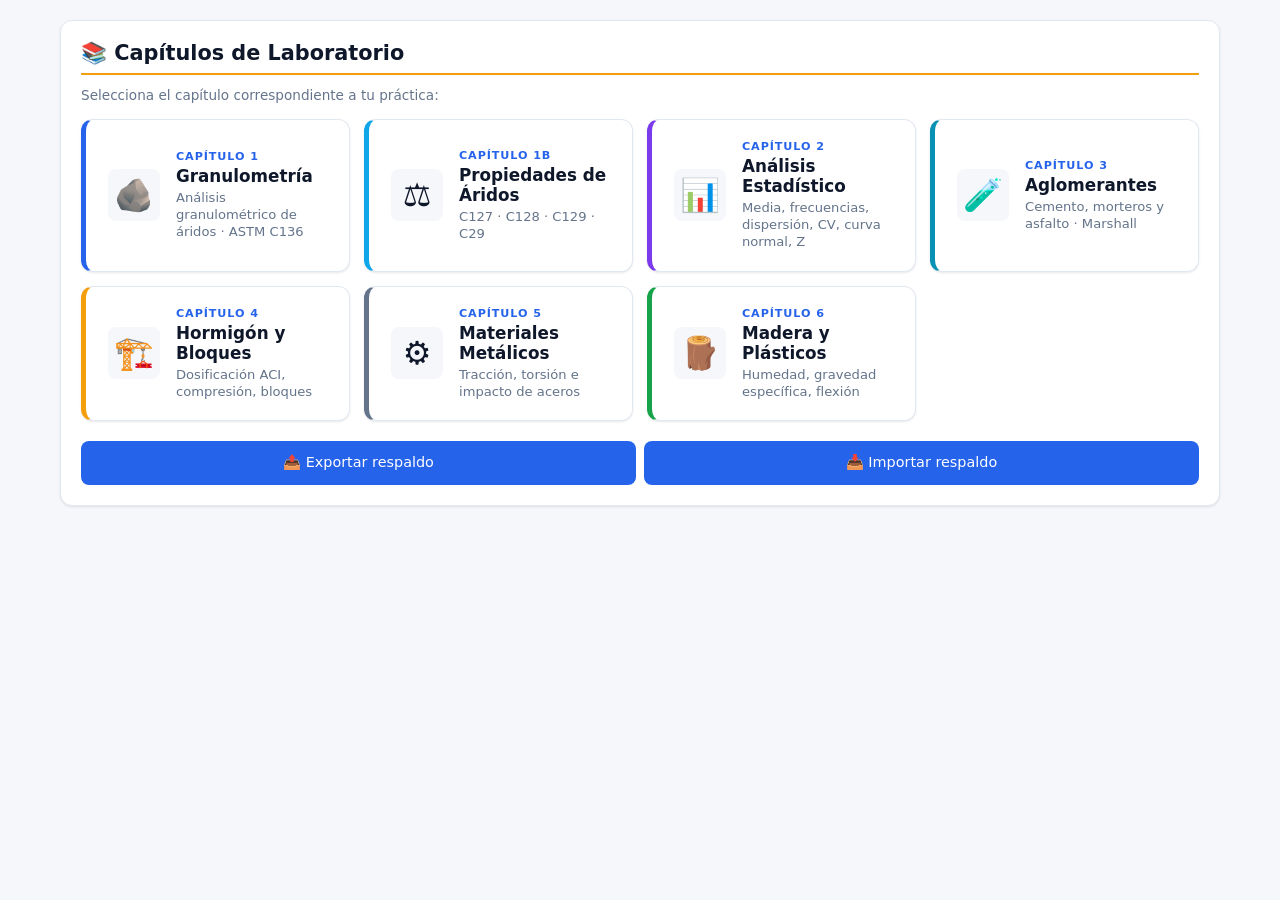
<file: android/app/src/main/assets/index.html>
<!DOCTYPE html>
<html lang="es">
<head>
<meta charset="UTF-8">
<meta name="viewport" content="width=device-width, initial-scale=1.0, user-scalable=no, viewport-fit=cover">
<meta name="theme-color" content="#1e3a5f">
<title>LabMat Suite v2.0</title>
<link rel="stylesheet" href="shared/style.css">
</head>
<body>
<main class="main-content">
  <section class="chapters-root">
    <div class="card">
      <h2>📚 Capítulos de Laboratorio</h2>
      <p class="fs-small mb-10">Selecciona el capítulo correspondiente a tu práctica:</p>
      <div class="chapters-grid">
        <a class="chapter-card" data-chapter="cap1" href="chapters/chapter1.html">
          <span class="ch-icon">🪨</span>
          <div class="ch-text">
            <span class="ch-number">Capítulo 1</span>
            <span class="ch-title">Granulometría</span>
            <span class="ch-desc">Análisis granulométrico de áridos · ASTM C136</span>
          </div>
        </a>
        <a class="chapter-card" data-chapter="cap1b" href="chapters/chapter1b.html">
          <span class="ch-icon">⚖️</span>
          <div class="ch-text">
            <span class="ch-number">Capítulo 1B</span>
            <span class="ch-title">Propiedades de Áridos</span>
            <span class="ch-desc">C127 · C128 · C129 · C29</span>
          </div>
        </a>
        <a class="chapter-card" data-chapter="cap2" href="chapters/chapter2.html">
          <span class="ch-icon">📊</span>
          <div class="ch-text">
            <span class="ch-number">Capítulo 2</span>
            <span class="ch-title">Análisis Estadístico</span>
            <span class="ch-desc">Media, frecuencias, dispersión, CV, curva normal, Z</span>
          </div>
        </a>
        <a class="chapter-card" data-chapter="cap3" href="chapters/chapter3.html">
          <span class="ch-icon">🧪</span>
          <div class="ch-text">
            <span class="ch-number">Capítulo 3</span>
            <span class="ch-title">Aglomerantes</span>
            <span class="ch-desc">Cemento, morteros y asfalto · Marshall</span>
          </div>
        </a>
        <a class="chapter-card" data-chapter="cap4" href="chapters/chapter4.html">
          <span class="ch-icon">🏗️</span>
          <div class="ch-text">
            <span class="ch-number">Capítulo 4</span>
            <span class="ch-title">Hormigón y Bloques</span>
            <span class="ch-desc">Dosificación ACI, compresión, bloques</span>
          </div>
        </a>
        <a class="chapter-card" data-chapter="cap5" href="chapters/chapter5.html">
          <span class="ch-icon">⚙️</span>
          <div class="ch-text">
            <span class="ch-number">Capítulo 5</span>
            <span class="ch-title">Materiales Metálicos</span>
            <span class="ch-desc">Tracción, torsión e impacto de aceros</span>
          </div>
        </a>
        <a class="chapter-card" data-chapter="cap6" href="chapters/chapter6.html">
          <span class="ch-icon">🪵</span>
          <div class="ch-text">
            <span class="ch-number">Capítulo 6</span>
            <span class="ch-title">Madera y Plásticos</span>
            <span class="ch-desc">Humedad, gravedad específica, flexión</span>
          </div>
        </a>
      </div>
      <div class="global-actions">
        <button onclick="exportData()">📤 Exportar respaldo</button>
        <button onclick="importData()">📥 Importar respaldo</button>
      </div>
    </div>
  </section>
</main>
<div class="save-indicator" id="saveIndicator">Guardado ✓</div>
<script src="shared/engine.js"></script>
<script>
  if (window.Android && Android.onChapterChanged) {
    Android.onChapterChanged('home', 'LabMat Suite');
  }
  window.onAndroidBack = function() {
    if (window.Android && Android.exitApp) { Android.exitApp(); return true; }
    return false;
  };
</script>
</body>
</html>
</file>
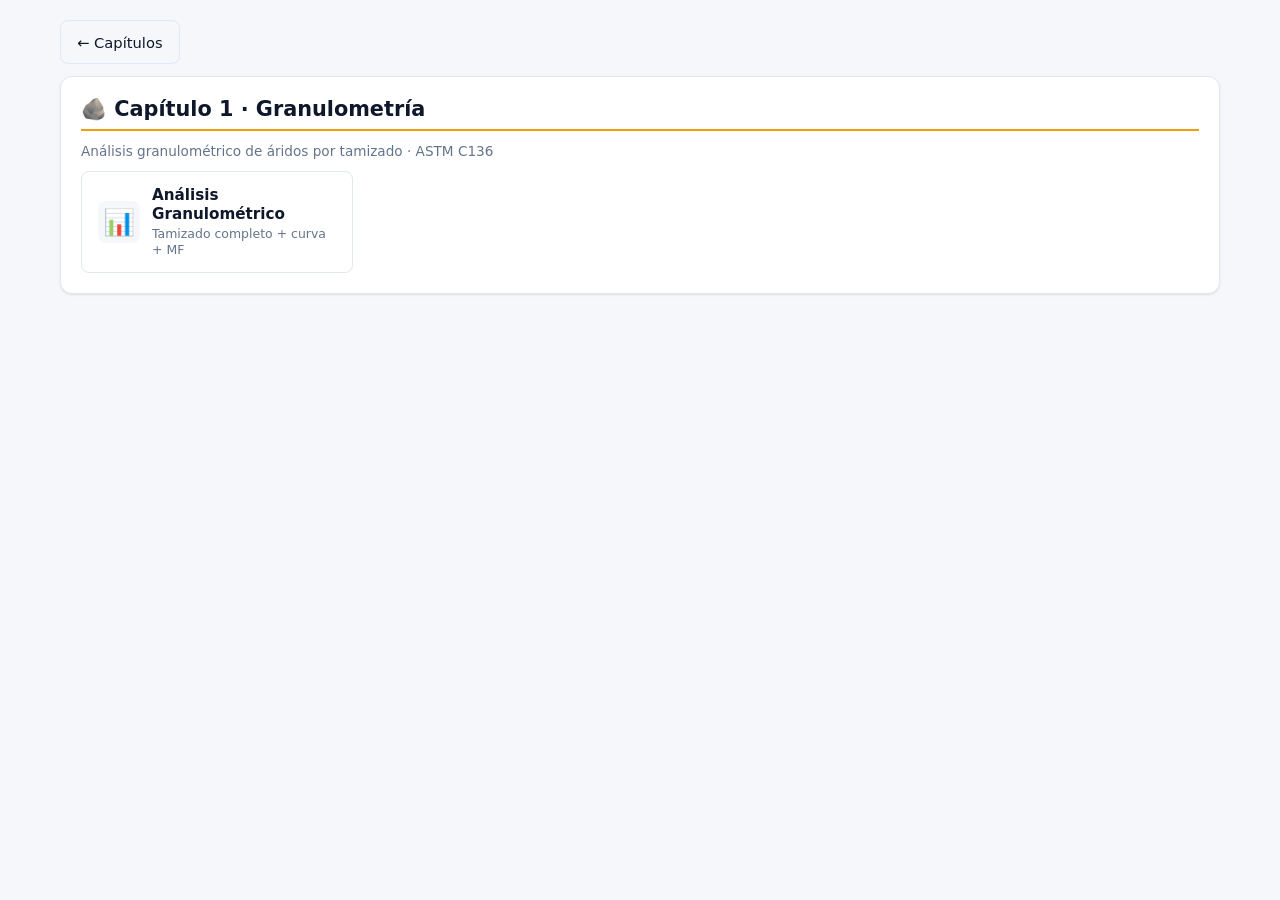
<file: android/app/src/main/assets/chapters/chapter1.html>
<!DOCTYPE html>
<html lang="es">
<head>
<meta charset="UTF-8">
<meta name="viewport" content="width=device-width, initial-scale=1.0, user-scalable=no, viewport-fit=cover">
<title>Capítulo 1 — Granulometría</title>
<link rel="stylesheet" href="../shared/style.css">
</head>
<body>
<main class="main-content">
  <a class="back-btn" href="../index.html">← Capítulos</a>
  <div class="card">
    <h2>🪨 Capítulo 1 · Granulometría</h2>
    <p class="fs-small mb-10">Análisis granulométrico de áridos por tamizado · ASTM C136</p>
    <div class="menu-grid">
      <button class="menu-card" onclick="showTool('m2_gran')">
        <span class="mc-icon">📊</span>
        <div class="mc-text"><span class="mc-title">Análisis Granulométrico</span><span class="mc-desc">Tamizado completo + curva + MF</span></div>
      </button>
    </div>
  </div>

  <div class="tool-view" data-tool="m2_gran" data-fn="calcGranulometria">
    <button class="back-btn" onclick="showChapterMenu()">← Herramientas</button>
    <div class="card">
      <div class="tabs" id="m2_tabs">
        <button class="tab-btn active" data-tab="m2_prueba1">Prueba 1</button>
        <button class="tab-btn" data-tab="m2_prueba2">Prueba 2</button>
        <button class="tab-btn" data-tab="m2_prueba3">Prueba 3</button>
      </div>
      <div class="tab-content active" id="m2_prueba1">
        <h3>Análisis Granulométrico (ASTM C136)</h3>
        <div class="note">Ingresa pesos retenidos, o usa P.Vacío y P.+Muestra para autocalcular.</div>
        <div class="viz-container" id="viz_m2_gran_1"></div>
        <div class="table-responsive">
          <table id="m2_gran_table_1">
            <thead><tr><th>Tamiz</th><th>Apertura (mm)</th><th>P. Vacío</th><th>P. + Muestra</th><th>Peso Ret. (g)</th><th>% Ret.</th><th>% Acum.</th><th>% Pasa</th></tr></thead>
            <tbody>
              <tr><td>3"</td><td>75.0</td><td><input type="number" class="m2_peso_vacio"></td><td><input type="number" class="m2_peso_muestra"></td><td><input type="number" class="m2_peso_retenido"></td><td class="m2_pct_retenido">0</td><td class="m2_pct_acum">0</td><td class="m2_pct_pasa">100</td></tr>
              <tr><td>2"</td><td>50.0</td><td><input type="number" class="m2_peso_vacio"></td><td><input type="number" class="m2_peso_muestra"></td><td><input type="number" class="m2_peso_retenido"></td><td class="m2_pct_retenido">0</td><td class="m2_pct_acum">0</td><td class="m2_pct_pasa">100</td></tr>
              <tr><td>1 1/2"</td><td>37.5</td><td><input type="number" class="m2_peso_vacio"></td><td><input type="number" class="m2_peso_muestra"></td><td><input type="number" class="m2_peso_retenido"></td><td class="m2_pct_retenido">0</td><td class="m2_pct_acum">0</td><td class="m2_pct_pasa">100</td></tr>
              <tr><td>1"</td><td>25.0</td><td><input type="number" class="m2_peso_vacio"></td><td><input type="number" class="m2_peso_muestra"></td><td><input type="number" class="m2_peso_retenido"></td><td class="m2_pct_retenido">0</td><td class="m2_pct_acum">0</td><td class="m2_pct_pasa">100</td></tr>
              <tr><td>3/4"</td><td>19.0</td><td><input type="number" class="m2_peso_vacio"></td><td><input type="number" class="m2_peso_muestra"></td><td><input type="number" class="m2_peso_retenido"></td><td class="m2_pct_retenido">0</td><td class="m2_pct_acum">0</td><td class="m2_pct_pasa">100</td></tr>
              <tr><td>1/2"</td><td>12.5</td><td><input type="number" class="m2_peso_vacio"></td><td><input type="number" class="m2_peso_muestra"></td><td><input type="number" class="m2_peso_retenido"></td><td class="m2_pct_retenido">0</td><td class="m2_pct_acum">0</td><td class="m2_pct_pasa">100</td></tr>
              <tr><td>3/8"</td><td>9.5</td><td><input type="number" class="m2_peso_vacio"></td><td><input type="number" class="m2_peso_muestra"></td><td><input type="number" class="m2_peso_retenido"></td><td class="m2_pct_retenido">0</td><td class="m2_pct_acum">0</td><td class="m2_pct_pasa">100</td></tr>
              <tr><td>No. 4</td><td>4.75</td><td><input type="number" class="m2_peso_vacio"></td><td><input type="number" class="m2_peso_muestra"></td><td><input type="number" class="m2_peso_retenido"></td><td class="m2_pct_retenido">0</td><td class="m2_pct_acum">0</td><td class="m2_pct_pasa">100</td></tr>
              <tr><td>No. 8</td><td>2.36</td><td><input type="number" class="m2_peso_vacio"></td><td><input type="number" class="m2_peso_muestra"></td><td><input type="number" class="m2_peso_retenido"></td><td class="m2_pct_retenido">0</td><td class="m2_pct_acum">0</td><td class="m2_pct_pasa">100</td></tr>
              <tr><td>No. 16</td><td>1.18</td><td><input type="number" class="m2_peso_vacio"></td><td><input type="number" class="m2_peso_muestra"></td><td><input type="number" class="m2_peso_retenido"></td><td class="m2_pct_retenido">0</td><td class="m2_pct_acum">0</td><td class="m2_pct_pasa">100</td></tr>
              <tr><td>No. 30</td><td>0.60</td><td><input type="number" class="m2_peso_vacio"></td><td><input type="number" class="m2_peso_muestra"></td><td><input type="number" class="m2_peso_retenido"></td><td class="m2_pct_retenido">0</td><td class="m2_pct_acum">0</td><td class="m2_pct_pasa">100</td></tr>
              <tr><td>No. 50</td><td>0.30</td><td><input type="number" class="m2_peso_vacio"></td><td><input type="number" class="m2_peso_muestra"></td><td><input type="number" class="m2_peso_retenido"></td><td class="m2_pct_retenido">0</td><td class="m2_pct_acum">0</td><td class="m2_pct_pasa">100</td></tr>
              <tr><td>No. 100</td><td>0.15</td><td><input type="number" class="m2_peso_vacio"></td><td><input type="number" class="m2_peso_muestra"></td><td><input type="number" class="m2_peso_retenido"></td><td class="m2_pct_retenido">0</td><td class="m2_pct_acum">0</td><td class="m2_pct_pasa">100</td></tr>
              <tr><td>No. 200</td><td>0.075</td><td><input type="number" class="m2_peso_vacio"></td><td><input type="number" class="m2_peso_muestra"></td><td><input type="number" class="m2_peso_retenido"></td><td class="m2_pct_retenido">0</td><td class="m2_pct_acum">0</td><td class="m2_pct_pasa">100</td></tr>
              <tr><td>Fondo</td><td>—</td><td><input type="number" class="m2_peso_vacio"></td><td><input type="number" class="m2_peso_muestra"></td><td><input type="number" class="m2_peso_retenido"></td><td class="m2_pct_retenido">0</td><td class="m2_pct_acum">0</td><td class="m2_pct_pasa">100</td></tr>
            </tbody>
          </table>
        </div>
        <div class="result-box" id="m2_mf_result_1">Módulo de Finura = 0.00</div>
        <div class="gran-results">
          <div class="gran-results-item"><span>Peso Total</span><strong id="m2_peso_total_1">0.0 g</strong></div>
          <div class="gran-results-item"><span>TM</span><strong id="m2_tm_1">No determinado</strong></div>
          <div class="gran-results-item"><span>TMN</span><strong id="m2_tmn_1">No determinado</strong></div>
        </div>
        <button class="success clear-btn" data-prueba="1" onclick="clearGranulometria(1)">Limpiar Prueba 1</button>
      </div>
      <div class="tab-content" id="m2_prueba2"></div>
      <div class="tab-content" id="m2_prueba3"></div>
    </div>
  </div>
</main>
<div class="save-indicator" id="saveIndicator">Guardado ✓</div>
<script src="../shared/engine.js"></script>
<script>
  initTabs('m2_tabs');
  duplicateTabContent('m2_prueba1', 'm2_prueba2', '2');
  duplicateTabContent('m2_prueba1', 'm2_prueba3', '3');
  ['prueba1','prueba2','prueba3'].forEach((p) => loadGranulometria(p));

  document.addEventListener('input', e => {
    const t = e.target;
    if (t.matches('.m2_peso_vacio, .m2_peso_muestra')) {
      const row = t.closest('tr'), table = t.closest('table');
      if (!row || !table) return;
      const v = row.querySelector('.m2_peso_vacio').value.trim();
      const m = row.querySelector('.m2_peso_muestra').value.trim();
      if (m !== '') {
        const ret = Math.max(0, (parseFloat(m) || 0) - (v === '' ? 0 : parseFloat(v) || 0));
        row.querySelector('.m2_peso_retenido').value = Math.round(ret * 100) / 100;
      }
      const idx = table.id.slice(-1);
      calcGranulometria('prueba' + idx);
    } else if (t.matches('.m2_peso_retenido')) {
      const table = t.closest('table');
      if (table) calcGranulometria('prueba' + table.id.slice(-1));
    }
  });
  function clearGranulometria(n) {
    document.querySelectorAll(`#m2_gran_table_${n} input`).forEach(i => i.value = '');
    calcGranulometria('prueba' + n);
  }
</script>
</body>
</html>
</file>
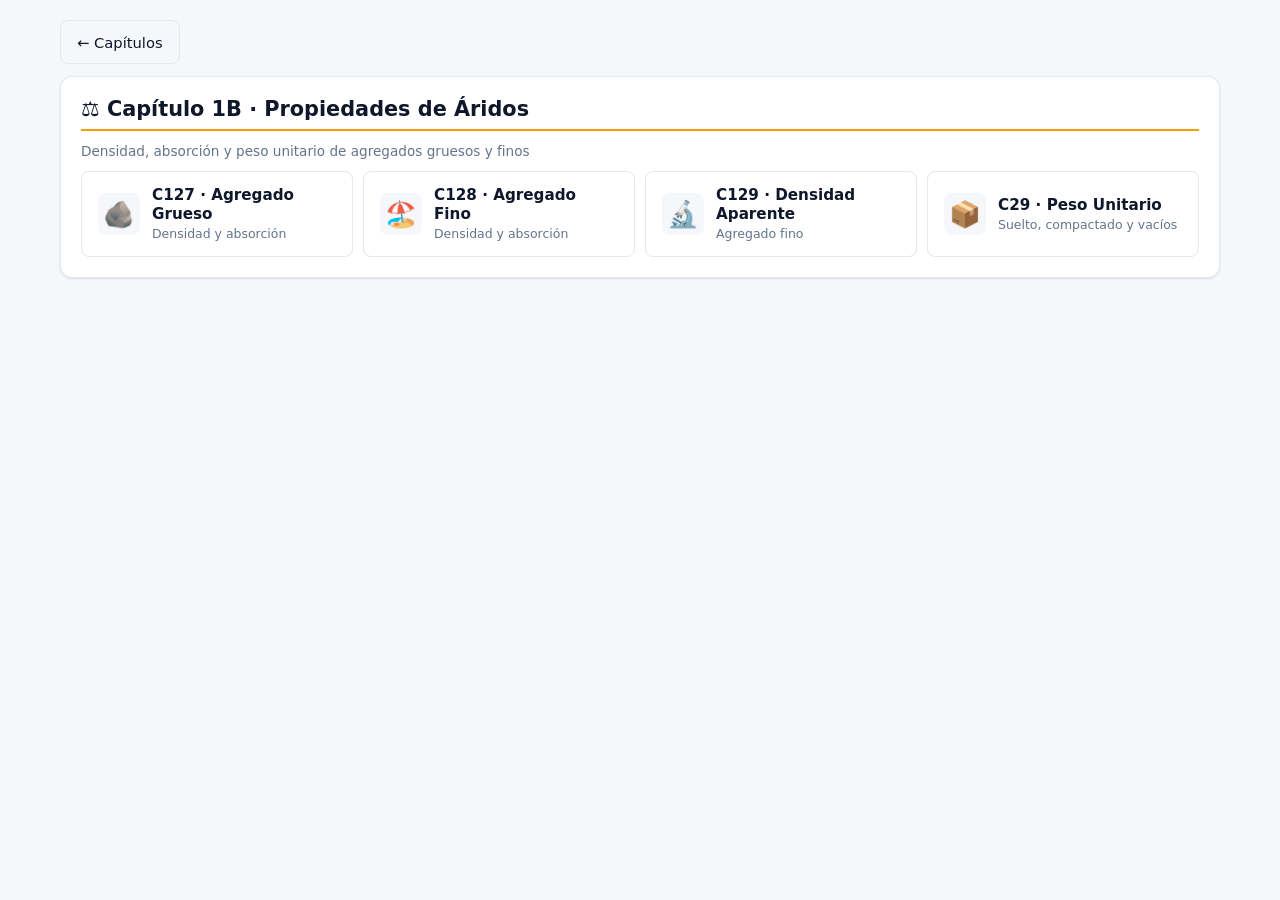
<file: android/app/src/main/assets/chapters/chapter1b.html>
<!DOCTYPE html>
<html lang="es">
<head>
<meta charset="UTF-8">
<meta name="viewport" content="width=device-width, initial-scale=1.0, user-scalable=no, viewport-fit=cover">
<title>Capítulo 1B — Propiedades de Áridos</title>
<link rel="stylesheet" href="../shared/style.css">
</head>
<body>
<main class="main-content">
  <a class="back-btn" href="../index.html">← Capítulos</a>
  <div class="card">
    <h2>⚖️ Capítulo 1B · Propiedades de Áridos</h2>
    <p class="fs-small mb-10">Densidad, absorción y peso unitario de agregados gruesos y finos</p>
    <div class="menu-grid">
      <button class="menu-card" onclick="showTool('aridos_c127')">
        <span class="mc-icon">🪨</span>
        <div class="mc-text"><span class="mc-title">C127 · Agregado Grueso</span><span class="mc-desc">Densidad y absorción</span></div>
      </button>
      <button class="menu-card" onclick="showTool('aridos_c128')">
        <span class="mc-icon">🏖️</span>
        <div class="mc-text"><span class="mc-title">C128 · Agregado Fino</span><span class="mc-desc">Densidad y absorción</span></div>
      </button>
      <button class="menu-card" onclick="showTool('aridos_c129')">
        <span class="mc-icon">🔬</span>
        <div class="mc-text"><span class="mc-title">C129 · Densidad Aparente</span><span class="mc-desc">Agregado fino</span></div>
      </button>
      <button class="menu-card" onclick="showTool('aridos_c29')">
        <span class="mc-icon">📦</span>
        <div class="mc-text"><span class="mc-title">C29 · Peso Unitario</span><span class="mc-desc">Suelto, compactado y vacíos</span></div>
      </button>
    </div>
  </div>

  <!-- ================= C127 ================= -->
  <div class="tool-view" data-tool="aridos_c127" data-fn="calcAridosC127">
    <button class="back-btn" onclick="showChapterMenu()">← Herramientas</button>
    <div class="card">
      <h3>ASTM C127 · Densidad y Absorción de Agregado Grueso</h3>
      <div class="note">Muestra de agregado retenido en tamiz No. 4. Método de pesada sumergida.</div>
      <div class="form-group">
        <label for="c127_A_1">A · Peso seco (g):</label>
        <input type="number" id="c127_A_1" step="any" min="0" placeholder="Ej: 2500">
        <label for="c127_B_1">B · Peso SSS (g):</label>
        <input type="number" id="c127_B_1" step="any" min="0" placeholder="Ej: 2550">
        <label for="c127_C_1">C · Peso sumergido (g):</label>
        <input type="number" id="c127_C_1" step="any" min="0" placeholder="Ej: 1580">
      </div>
      <div class="result-box" id="c127_result_1">Completa los datos</div>
      <div class="gran-results">
        <div class="gran-results-item"><span>Densidad base seca (g/cm³)</span><strong id="c127_bulk_dry_1">—</strong></div>
        <div class="gran-results-item"><span>Densidad SSS (g/cm³)</span><strong id="c127_bulk_sss_1">—</strong></div>
        <div class="gran-results-item"><span>Densidad aparente (g/cm³)</span><strong id="c127_apparent_1">—</strong></div>
        <div class="gran-results-item"><span>Absorción (%)</span><strong id="c127_abs_1">—</strong></div>
      </div>
      <button class="success clear-btn" onclick="clearAridos('c127',1)">Limpiar Prueba 1</button>
    </div>
  </div>

  <!-- ================= C128 ================= -->
  <div class="tool-view" data-tool="aridos_c128" data-fn="calcAridosC128">
    <button class="back-btn" onclick="showChapterMenu()">← Herramientas</button>
    <div class="card">
      <h3>ASTM C128 · Densidad y Absorción de Agregado Fino</h3>
      <div class="note">Muestra que pasa tamiz No. 4. Método del picnómetro.</div>
      <div class="form-group">
        <label for="c128_A_1">A · Peso seco (g):</label>
        <input type="number" id="c128_A_1" step="any" min="0" placeholder="Ej: 500">
        <label for="c128_B_1">B · Peso SSS (g):</label>
        <input type="number" id="c128_B_1" step="any" min="0" placeholder="Ej: 510">
        <label for="c128_C_1">C · Picnómetro + agua + muestra (g):</label>
        <input type="number" id="c128_C_1" step="any" min="0" placeholder="Ej: 985">
        <label for="c128_D_1">D · Picnómetro + agua (g):</label>
        <input type="number" id="c128_D_1" step="any" min="0" placeholder="Ej: 680">
      </div>
      <div class="result-box" id="c128_result_1">Completa los datos</div>
      <div class="gran-results">
        <div class="gran-results-item"><span>Densidad base seca (g/cm³)</span><strong id="c128_bulk_dry_1">—</strong></div>
        <div class="gran-results-item"><span>Densidad SSS (g/cm³)</span><strong id="c128_bulk_sss_1">—</strong></div>
        <div class="gran-results-item"><span>Densidad aparente (g/cm³)</span><strong id="c128_apparent_1">—</strong></div>
        <div class="gran-results-item"><span>Absorción (%)</span><strong id="c128_abs_1">—</strong></div>
      </div>
      <button class="success clear-btn" onclick="clearAridos('c128',1)">Limpiar Prueba 1</button>
    </div>
  </div>

  <!-- ================= C129 ================= -->
  <div class="tool-view" data-tool="aridos_c129" data-fn="calcAridosC129">
    <button class="back-btn" onclick="showChapterMenu()">← Herramientas</button>
    <div class="card">
      <h3>ASTM C129 · Densidad Aparente de Agregado Fino</h3>
      <div class="note">Determinación de la densidad aparente (sin compactar) del agregado fino.</div>
      <div class="form-group">
        <label for="c129_W_1">Peso muestra seca (g):</label>
        <input type="number" id="c129_W_1" step="any" min="0">
        <label for="c129_V_1">Volumen del recipiente (cm³):</label>
        <input type="number" id="c129_V_1" step="any" min="0">
        <label for="c129_Wr_1">Peso recipiente (g):</label>
        <input type="number" id="c129_Wr_1" step="any" min="0">
        <label for="c129_Wrs_1">Peso recipiente + muestra (g):</label>
        <input type="number" id="c129_Wrs_1" step="any" min="0">
      </div>
      <div class="result-box" id="c129_result_1">Completa los datos</div>
      <div class="gran-results">
        <div class="gran-results-item"><span>Densidad aparente (g/cm³)</span><strong id="c129_rho_1">—</strong></div>
        <div class="gran-results-item"><span>Densidad aparente (kg/m³)</span><strong id="c129_rho_kg_1">—</strong></div>
      </div>
      <button class="success clear-btn" onclick="clearAridos('c129',1)">Limpiar Prueba 1</button>
    </div>
  </div>

  <!-- ================= C29 ================= -->
  <div class="tool-view" data-tool="aridos_c29" data-fn="calcAridosC29">
    <button class="back-btn" onclick="showChapterMenu()">← Herramientas</button>
    <div class="card">
      <h3>ASTM C29 · Peso Unitario y Vacíos</h3>
      <div class="note">Peso unitario suelto y compactado, más porcentaje de vacíos.</div>
      <div class="form-group">
        <label for="c29_Wr_1">Peso recipiente (g):</label>
        <input type="number" id="c29_Wr_1" step="any" min="0">
        <label for="c29_V_1">Volumen recipiente (cm³):</label>
        <input type="number" id="c29_V_1" step="any" min="0">
        <label for="c29_Gs_1">Gravedad específica (Gs):</label>
        <input type="number" id="c29_Gs_1" step="any" min="0" placeholder="Ej: 2.65">
      </div>
      <div class="form-group">
        <label for="c29_Ws_1">Peso recipiente + muestra suelta (g):</label>
        <input type="number" id="c29_Ws_1" step="any" min="0">
        <label for="c29_Wc_1">Peso recipiente + muestra compactada (g):</label>
        <input type="number" id="c29_Wc_1" step="any" min="0">
      </div>
      <div class="result-box" id="c29_result_1">Completa los datos</div>
      <div class="gran-results">
        <div class="gran-results-item"><span>PU suelto (g/cm³)</span><strong id="c29_pu_suelto_1">—</strong></div>
        <div class="gran-results-item"><span>PU compactado (g/cm³)</span><strong id="c29_pu_comp_1">—</strong></div>
        <div class="gran-results-item"><span>Vacíos suelto (%)</span><strong id="c29_vac_suelto_1">—</strong></div>
        <div class="gran-results-item"><span>Vacíos compactado (%)</span><strong id="c29_vac_comp_1">—</strong></div>
      </div>
      <button class="success clear-btn" onclick="clearAridos('c29',1)">Limpiar Prueba 1</button>
    </div>
  </div>
</main>
<div class="save-indicator" id="saveIndicator">Guardado ✓</div>
<script src="../shared/engine.js"></script>
<script>
  document.addEventListener('input', e => {
    const id = e.target.id || '';
    if (id.startsWith('c127_')) calcAridosC127('prueba1');
    else if (id.startsWith('c128_')) calcAridosC128('prueba1');
    else if (id.startsWith('c129_')) calcAridosC129('prueba1');
    else if (id.startsWith('c29_')) calcAridosC29('prueba1');
  });

  function clearAridos(prefijo, n) {
    document.querySelectorAll(`[id^="${prefijo}_"]`).forEach(inp => {
      if (inp.tagName === 'INPUT') inp.value = '';
    });
    if (prefijo === 'c127') calcAridosC127('prueba1');
    if (prefijo === 'c128') calcAridosC128('prueba1');
    if (prefijo === 'c129') calcAridosC129('prueba1');
    if (prefijo === 'c29') calcAridosC29('prueba1');
  }
</script>
</body>
</html>
</file>
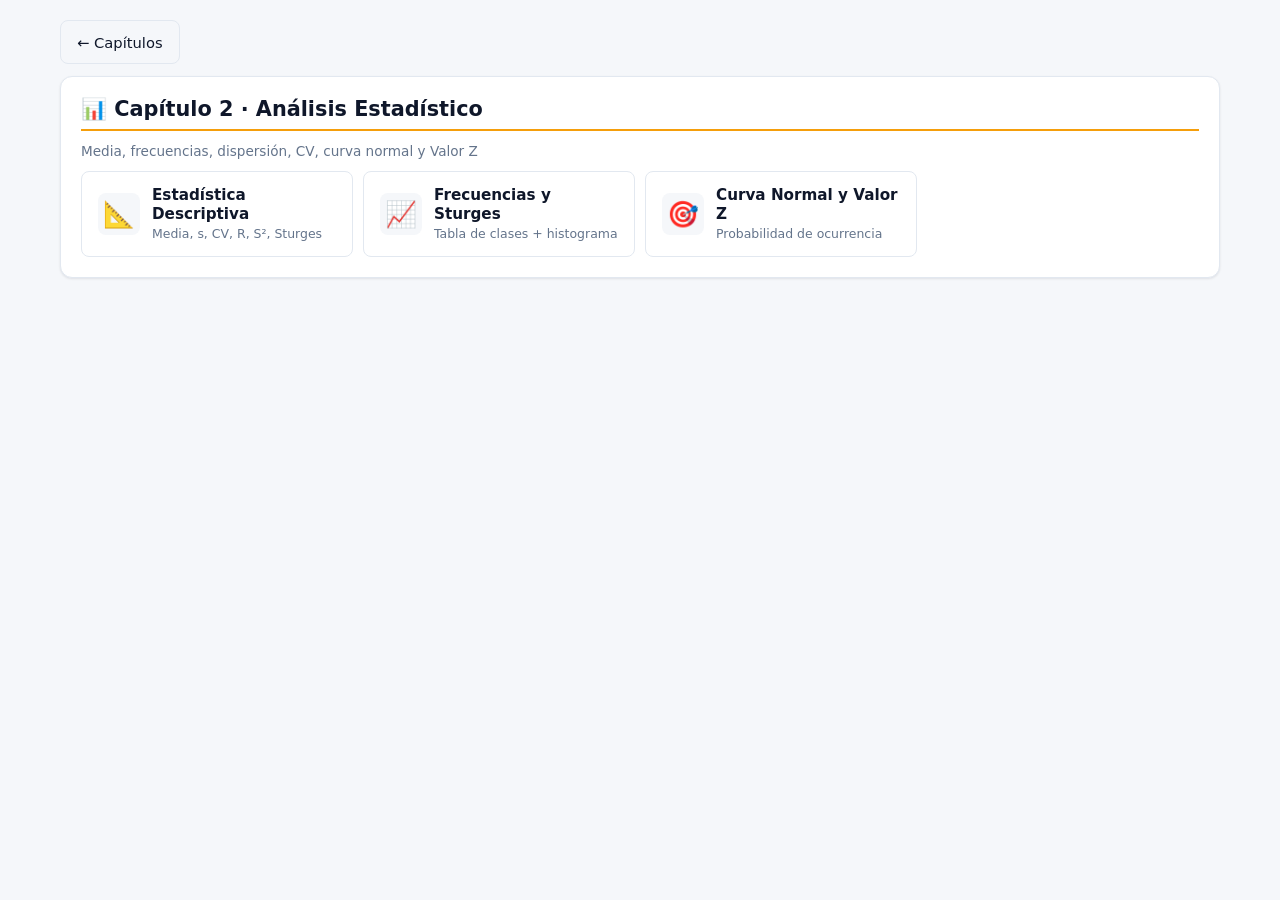
<file: android/app/src/main/assets/chapters/chapter2.html>
<!DOCTYPE html>
<html lang="es">
<head>
<meta charset="UTF-8">
<meta name="viewport" content="width=device-width, initial-scale=1.0, user-scalable=no, viewport-fit=cover">
<title>Capítulo 2 — Análisis Estadístico</title>
<link rel="stylesheet" href="../shared/style.css">
</head>
<body>
<main class="main-content">
  <a class="back-btn" href="../index.html">← Capítulos</a>
  <div class="card">
    <h2>📊 Capítulo 2 · Análisis Estadístico</h2>
    <p class="fs-small mb-10">Media, frecuencias, dispersión, CV, curva normal y Valor Z</p>
    <div class="menu-grid">
      <button class="menu-card" onclick="showTool('stats_descriptiva')">
        <span class="mc-icon">📐</span>
        <div class="mc-text"><span class="mc-title">Estadística Descriptiva</span><span class="mc-desc">Media, s, CV, R, S², Sturges</span></div>
      </button>
      <button class="menu-card" onclick="showTool('stats_frecuencias')">
        <span class="mc-icon">📈</span>
        <div class="mc-text"><span class="mc-title">Frecuencias y Sturges</span><span class="mc-desc">Tabla de clases + histograma</span></div>
      </button>
      <button class="menu-card" onclick="showTool('stats_normal')">
        <span class="mc-icon">🎯</span>
        <div class="mc-text"><span class="mc-title">Curva Normal y Valor Z</span><span class="mc-desc">Probabilidad de ocurrencia</span></div>
      </button>
    </div>
  </div>

  <!-- ESTADÍSTICA DESCRIPTIVA -->
  <div class="tool-view" data-tool="stats_descriptiva" data-fn="renderStats">
    <button class="back-btn" onclick="showChapterMenu()">← Herramientas</button>
    <div class="card">
      <h3>Estadística Descriptiva (ASTM E2586)</h3>
      <div class="form-group">
        <label for="m6_nuevo_valor">Agregar valor:</label>
        <input type="number" id="m6_nuevo_valor" step="any" placeholder="Ej: 25.4">
        <button onclick="addStatValue()">Agregar</button>
        <button class="danger" onclick="clearStats()">Limpiar</button>
      </div>
      <div class="table-responsive">
        <table id="m6_stats_table">
          <thead><tr><th>#</th><th>Valor</th><th>Acción</th></tr></thead>
          <tbody id="m6_stats_body"></tbody>
        </table>
      </div>
      <div class="result-box" id="m6_stats_result">n=0, Media=0, s=0, CV=0%</div>
      <div class="gran-results">
        <div class="gran-results-item"><span>Rango R</span><strong id="m6_range">—</strong></div>
        <div class="gran-results-item"><span>Varianza S²</span><strong id="m6_var">—</strong></div>
        <div class="gran-results-item"><span>Sturges k</span><strong id="m6_sturges">—</strong></div>
      </div>
      <div class="viz-container" id="viz_m6_chart"></div>
    </div>
  </div>

  <!-- FRECUENCIAS -->
  <div class="tool-view" data-tool="stats_frecuencias" data-fn="calcFrequencies">
    <button class="back-btn" onclick="showChapterMenu()">← Herramientas</button>
    <div class="card">
      <h3>Frecuencias y Regla de Sturges</h3>
      <div class="note">k = 1 + 3.322·log₁₀(n) · Los datos se toman de la Estadística Descriptiva.</div>
      <div class="result-box">Número de clases óptimo (k): <strong id="m6_freq_k">—</strong></div>
      <div class="table-responsive">
        <table>
          <thead><tr><th>Clase</th><th>Intervalo</th><th>Frecuencia f</th><th>Frecuencia relativa</th><th>% Relativo</th></tr></thead>
          <tbody id="m6_freq_body"><tr><td colspan="5" class="viz-empty">Agrega valores en Estadística Descriptiva</td></tr></tbody>
        </table>
      </div>
      <div class="viz-container" id="viz_m6_hist"></div>
      <button onclick="calcFrequencies()">🔄 Recalcular</button>
    </div>
  </div>

  <!-- CURVA NORMAL Y Z -->
  <div class="tool-view" data-tool="stats_normal" data-fn="calcZScore">
    <button class="back-btn" onclick="showChapterMenu()">← Herramientas</button>
    <div class="card">
      <h3>Curva Normal Estándar y Valor Z</h3>
      <div class="note">Z = (x − x̄) / S. Probabilidad calculada por aproximación Zelen &amp; Severo (precisión 7.5e-8).</div>
      <div class="form-group">
        <label for="m6_z_x">Valor a evaluar (x):</label>
        <input type="number" id="m6_z_x" step="any" placeholder="Ej: 28">
        <button onclick="calcZScore()">Calcular Z</button>
      </div>
      <div class="gran-results">
        <div class="gran-results-item"><span>Valor Z</span><strong id="m6_z_result">—</strong></div>
        <div class="gran-results-item"><span>P(X &lt; x)</span><strong id="m6_z_pl">—</strong></div>
        <div class="gran-results-item"><span>P(X &gt; x)</span><strong id="m6_z_pg">—</strong></div>
      </div>
      <div class="viz-container" id="viz_m6_norm"></div>
    </div>
  </div>
</main>
<div class="save-indicator" id="saveIndicator">Guardado ✓</div>
<script src="../shared/engine.js"></script>
<script>
  loadStatsValues();
</script>
</body>
</html>
</file>
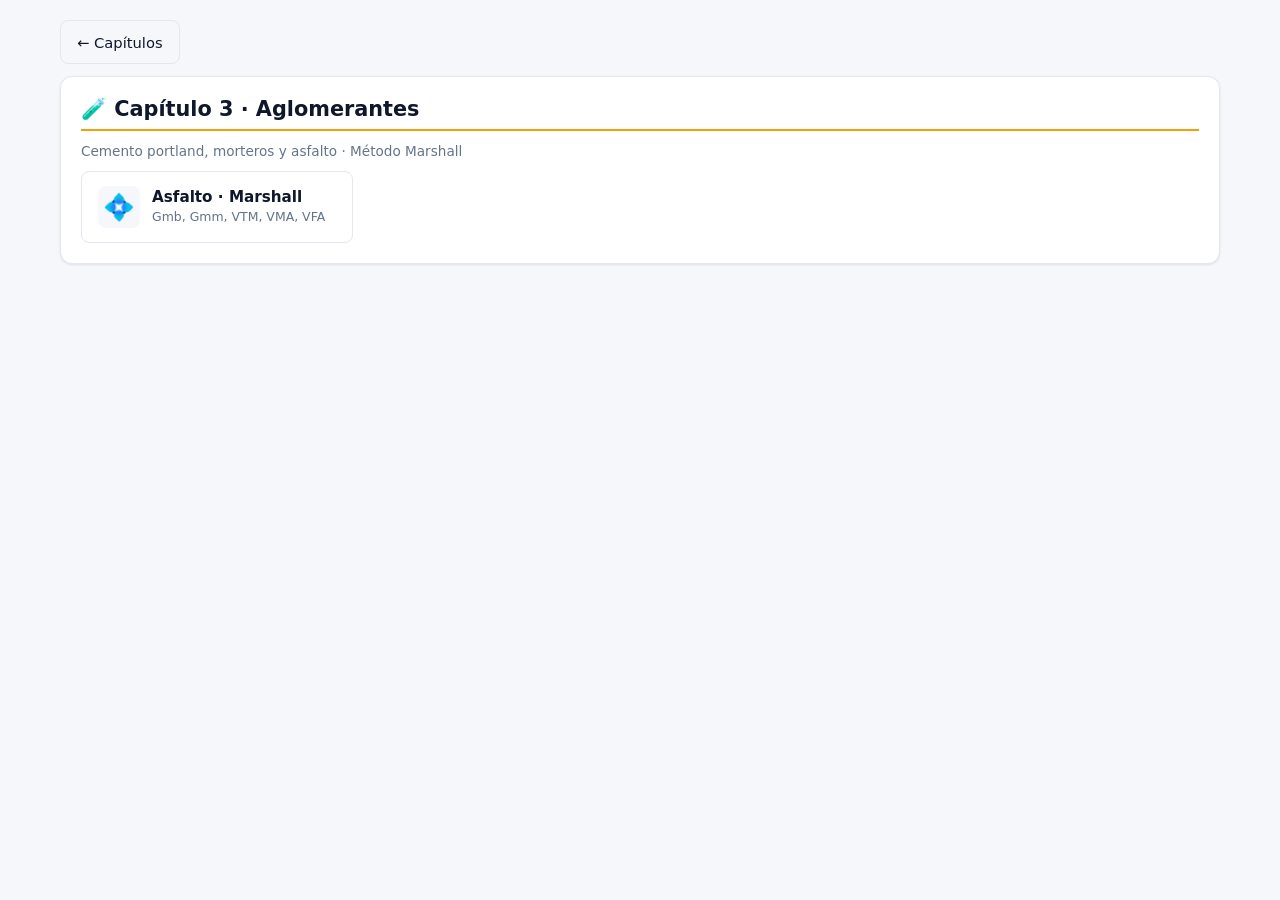
<file: android/app/src/main/assets/chapters/chapter3.html>
<!DOCTYPE html>
<html lang="es">
<head>
<meta charset="UTF-8">
<meta name="viewport" content="width=device-width, initial-scale=1.0, user-scalable=no, viewport-fit=cover">
<title>Capítulo 3 — Aglomerantes</title>
<link rel="stylesheet" href="../shared/style.css">
</head>
<body>
<main class="main-content">
  <a class="back-btn" href="../index.html">← Capítulos</a>
  <div class="card">
    <h2>🧪 Capítulo 3 · Aglomerantes</h2>
    <p class="fs-small mb-10">Cemento portland, morteros y asfalto · Método Marshall</p>
    <div class="menu-grid">
      <button class="menu-card" onclick="showTool('agl_marshall')">
        <span class="mc-icon">💠</span>
        <div class="mc-text"><span class="mc-title">Asfalto · Marshall</span><span class="mc-desc">Gmb, Gmm, VTM, VMA, VFA</span></div>
      </button>
    </div>
  </div>

  <div class="tool-view" data-tool="agl_marshall" data-fn="calcModulo5">
    <button class="back-btn" onclick="showChapterMenu()">← Herramientas</button>
    <div class="card">
      <div class="tabs" id="m5_tabs">
        <button class="tab-btn active" data-tab="m5_prueba1">Prueba 1</button>
        <button class="tab-btn" data-tab="m5_prueba2">Prueba 2</button>
        <button class="tab-btn" data-tab="m5_prueba3">Prueba 3</button>
      </div>
      <div class="tab-content active" id="m5_prueba1">
        <h3>Asfalto · Método Marshall (ASTM D6927)</h3>
        <div class="form-group">
          <label for="m5_A_1">A (seca g):</label><input type="number" id="m5_A_1" step="any">
          <label for="m5_B_1">B (SSS g):</label><input type="number" id="m5_B_1" step="any">
          <label for="m5_C_1">C (sumergida g):</label><input type="number" id="m5_C_1" step="any">
        </div>
        <div class="form-group">
          <label for="m5_Gmm_1">Gmm:</label><input type="number" id="m5_Gmm_1" step="any">
          <label for="m5_Gsb_1">Gsb:</label><input type="number" id="m5_Gsb_1" step="any">
          <label for="m5_Ps_1">%Ps:</label><input type="number" id="m5_Ps_1" step="any" value="95">
        </div>
        <div class="result-box" id="m5_grav_result_1">Gmb = 0, Gmm = 0</div>
        <div class="result-box" id="m5_vol_result_1">VTM = 0%, VMA = 0%, VFA = 0%</div>
        <div class="viz-container" id="viz_m5_vol_1"></div>
        <button class="success clear-btn" data-prueba="1" onclick="clearMarshall(1)">Limpiar Prueba 1</button>
      </div>
      <div class="tab-content" id="m5_prueba2"></div>
      <div class="tab-content" id="m5_prueba3"></div>
    </div>
  </div>
</main>
<div class="save-indicator" id="saveIndicator">Guardado ✓</div>
<script src="../shared/engine.js"></script>
<script>
  initTabs('m5_tabs');
  duplicateTabContent('m5_prueba1', 'm5_prueba2', '2');
  duplicateTabContent('m5_prueba1', 'm5_prueba3', '3');
  document.addEventListener('input', e => {
    if (e.target.id && e.target.id.startsWith('m5_')) {
      const idx = e.target.id.slice(-1);
      calcModulo5('prueba' + idx);
    }
  });
  function clearMarshall(n) {
    ['A','B','C','Gmm','Gsb'].forEach(p => {
      const el = document.getElementById(`m5_${p}_${n}`);
      if (el) el.value = '';
    });
    document.getElementById(`m5_Ps_${n}`).value = '95';
    calcModulo5('prueba' + n);
  }
</script>
</body>
</html>
</file>
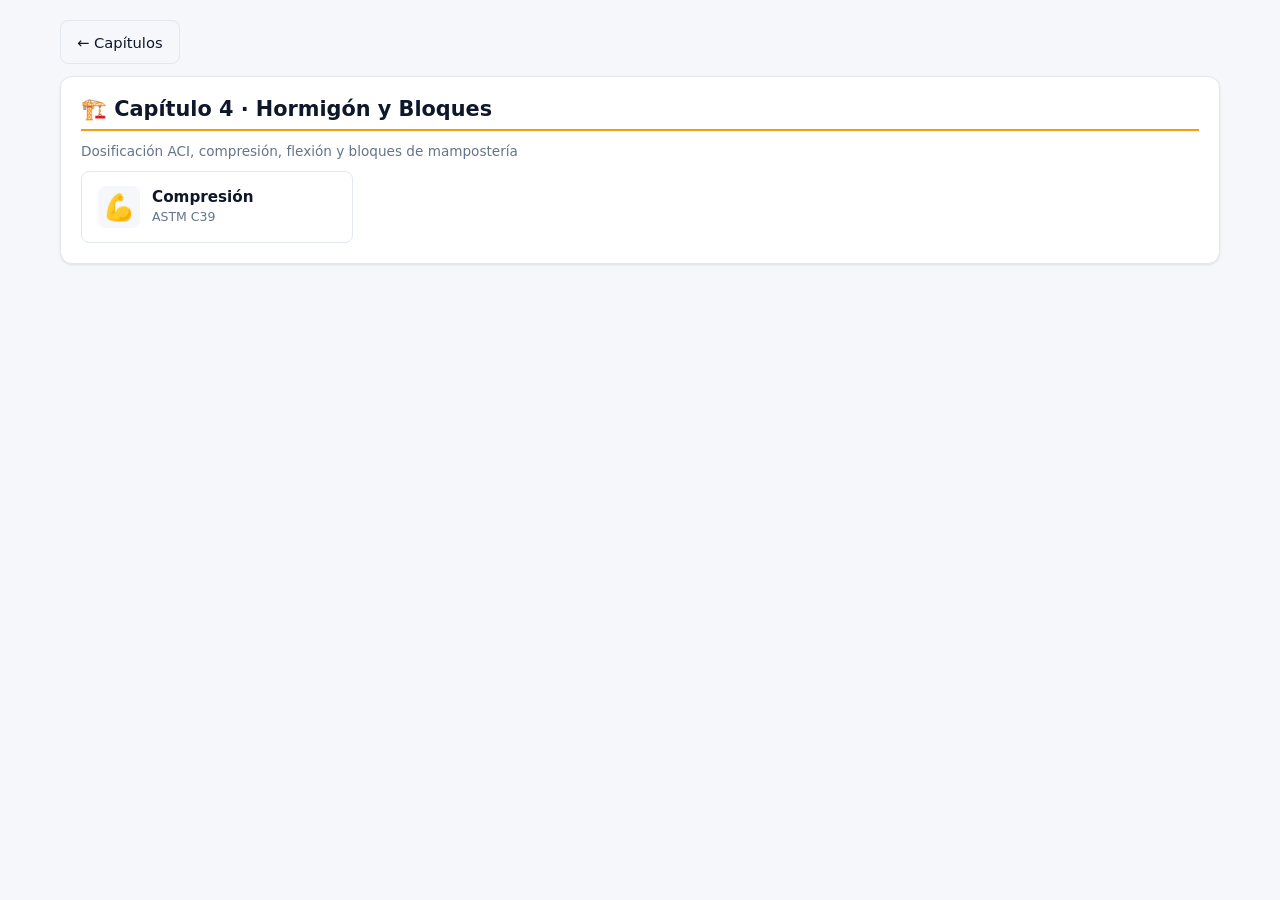
<file: android/app/src/main/assets/chapters/chapter4.html>
<!DOCTYPE html>
<html lang="es">
<head>
<meta charset="UTF-8">
<meta name="viewport" content="width=device-width, initial-scale=1.0, user-scalable=no, viewport-fit=cover">
<title>Capítulo 4 — Hormigón y Bloques</title>
<link rel="stylesheet" href="../shared/style.css">
</head>
<body>
<main class="main-content">
  <a class="back-btn" href="../index.html">← Capítulos</a>
  <div class="card">
    <h2>🏗️ Capítulo 4 · Hormigón y Bloques</h2>
    <p class="fs-small mb-10">Dosificación ACI, compresión, flexión y bloques de mampostería</p>
    <div class="menu-grid">
      <button class="menu-card" onclick="showTool('hor_comp')"><span class="mc-icon">💪</span><div class="mc-text"><span class="mc-title">Compresión</span><span class="mc-desc">ASTM C39</span></div></button>
    </div>
  </div>

  <div class="tool-view" data-tool="hor_comp" data-fn="calcModulo3">
    <button class="back-btn" onclick="showChapterMenu()">← Herramientas</button>
    <div class="card">
      <div class="tabs" id="m3_tabs">
        <button class="tab-btn active" data-tab="m3_prueba1">Prueba 1</button>
        <button class="tab-btn" data-tab="m3_prueba2">Prueba 2</button>
        <button class="tab-btn" data-tab="m3_prueba3">Prueba 3</button>
      </div>
      <div class="tab-content active" id="m3_prueba1">
        <h3>Resistencia a la Compresión (ASTM C39)</h3>
        <div class="form-group">
          <label for="m3_P_1">Carga P:</label><input type="number" id="m3_P_1" step="any">
          <select class="unit-select" id="m3_P_unit_1"><option value="kN">kN</option><option value="kg">kg</option><option value="lb">lb</option></select>
          <label for="m3_dim_1">Dimensión:</label><input type="number" id="m3_dim_1" step="any">
          <select class="unit-select" id="m3_dim_unit_1"><option value="mm">mm</option><option value="cm">cm</option></select>
          <label for="m3_shape_1">Forma:</label>
          <select id="m3_shape_1"><option value="cilindro">Cilindro</option><option value="cubo">Cubo</option></select>
        </div>
        <div class="result-box" id="m3_fc_result_1">f'c = 0 MPa</div>

        <h3>Tracción Indirecta (ASTM C496)</h3>
        <div class="form-group">
          <label for="m3_traccion_P_1">Carga:</label><input type="number" id="m3_traccion_P_1" step="any">
          <select class="unit-select" id="m3_traccion_P_unit_1"><option value="kN">kN</option><option value="kg">kg</option></select>
          <label for="m3_traccion_d_1">Diámetro:</label><input type="number" id="m3_traccion_d_1" step="any">
          <label for="m3_traccion_L_1">Longitud:</label><input type="number" id="m3_traccion_L_1" step="any">
        </div>
        <div class="result-box" id="m3_traccion_result_1">T = 0 MPa</div>

        <h3>Flexión (ASTM C78)</h3>
        <div class="form-group">
          <label for="m3_flex_P_1">Carga:</label><input type="number" id="m3_flex_P_1" step="any">
          <select class="unit-select" id="m3_flex_P_unit_1"><option value="kN">kN</option><option value="N">N</option><option value="kg">kg</option></select>
          <label for="m3_flex_L_1">Luz:</label><input type="number" id="m3_flex_L_1" step="any">
          <label for="m3_flex_b_1">Ancho:</label><input type="number" id="m3_flex_b_1" step="any">
          <label for="m3_flex_d_1">Altura:</label><input type="number" id="m3_flex_d_1" step="any">
        </div>
        <div class="result-box" id="m3_flex_result_1">R = 0 MPa</div>

        <h3>Resistencia Media Requerida ACI 318</h3>
        <div class="form-group">
          <label for="m3_fc_espec_1">f'c espec.:</label><input type="number" id="m3_fc_espec_1" step="any">
          <label for="m3_s_1">s (MPa):</label><input type="number" id="m3_s_1" step="any">
        </div>
        <div class="result-box" id="m3_fcr_result_1">f'cr = 0 MPa</div>

        <h3>Bloques de Mampostería (ASTM C140)</h3>
        <div class="form-group">
          <label for="m3_bloque_P_1">Carga:</label><input type="number" id="m3_bloque_P_1" step="any">
          <select class="unit-select" id="m3_bloque_P_unit_1"><option value="kN">kN</option><option value="N">N</option><option value="kg">kg</option></select>
          <label for="m3_bloque_largo_1">Largo:</label><input type="number" id="m3_bloque_largo_1" step="any">
          <label for="m3_bloque_ancho_1">Ancho:</label><input type="number" id="m3_bloque_ancho_1" step="any">
          <label for="m3_bloque_huecos_1">Área huecos:</label><input type="number" id="m3_bloque_huecos_1" step="any">
        </div>
        <div class="result-box" id="m3_bloque_result_1">σ bruto = 0, σ neto = 0</div>
        <button class="success clear-btn" onclick="clearHor(1)">Limpiar Prueba 1</button>
      </div>
      <div class="tab-content" id="m3_prueba2"></div>
      <div class="tab-content" id="m3_prueba3"></div>
    </div>
  </div>
</main>
<div class="save-indicator" id="saveIndicator">Guardado ✓</div>
<script src="../shared/engine.js"></script>
<script>
  initTabs('m3_tabs');
  duplicateTabContent('m3_prueba1', 'm3_prueba2', '2');
  duplicateTabContent('m3_prueba1', 'm3_prueba3', '3');
  document.addEventListener('input', e => {
    if (e.target.id && e.target.id.startsWith('m3_')) {
      const idx = e.target.id.slice(-1);
      calcModulo3('prueba' + idx);
    }
  });
  function clearHor(n) {
    document.querySelectorAll(`#m3_prueba${n} input`).forEach(i => i.value = '');
    calcModulo3('prueba' + n);
  }
</script>
</body>
</html>
</file>
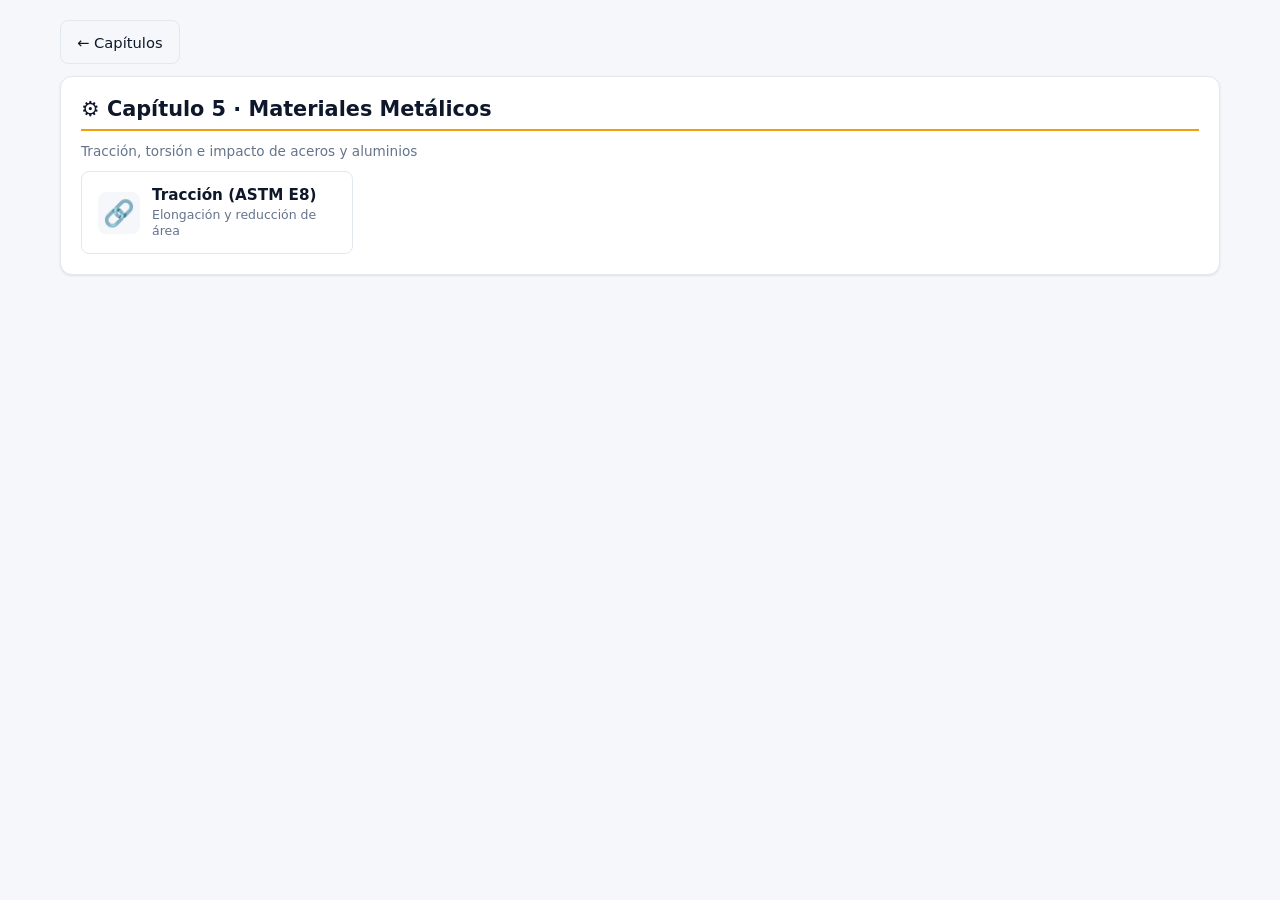
<file: android/app/src/main/assets/chapters/chapter5.html>
<!DOCTYPE html>
<html lang="es">
<head>
<meta charset="UTF-8">
<meta name="viewport" content="width=device-width, initial-scale=1.0, user-scalable=no, viewport-fit=cover">
<title>Capítulo 5 — Materiales Metálicos</title>
<link rel="stylesheet" href="../shared/style.css">
</head>
<body>
<main class="main-content">
  <a class="back-btn" href="../index.html">← Capítulos</a>
  <div class="card">
    <h2>⚙️ Capítulo 5 · Materiales Metálicos</h2>
    <p class="fs-small mb-10">Tracción, torsión e impacto de aceros y aluminios</p>
    <div class="menu-grid">
      <button class="menu-card" onclick="showTool('met_traccion')">
        <span class="mc-icon">🔗</span>
        <div class="mc-text"><span class="mc-title">Tracción (ASTM E8)</span><span class="mc-desc">Elongación y reducción de área</span></div>
      </button>
    </div>
  </div>

  <div class="tool-view" data-tool="met_traccion" data-fn="calcModulo4">
    <button class="back-btn" onclick="showChapterMenu()">← Herramientas</button>
    <div class="card">
      <div class="tabs" id="m4_tabs">
        <button class="tab-btn active" data-tab="m4_prueba1">Prueba 1</button>
        <button class="tab-btn" data-tab="m4_prueba2">Prueba 2</button>
        <button class="tab-btn" data-tab="m4_prueba3">Prueba 3</button>
      </div>
      <div class="tab-content active" id="m4_prueba1">
        <h3>Tracción de Metales (ASTM E8)</h3>
        <div class="form-group">
          <label for="m4_L0_1">L₀:</label><input type="number" id="m4_L0_1" step="any">
          <label for="m4_Lf_1">Lf:</label><input type="number" id="m4_Lf_1" step="any">
          <label for="m4_A0_1">A₀:</label><input type="number" id="m4_A0_1" step="any">
          <label for="m4_Af_1">Af:</label><input type="number" id="m4_Af_1" step="any">
        </div>
        <div class="result-box" id="m4_traccion_result_1">%Elongación = 0%, %Reducción = 0%</div>

        <h3>Torsión (ASTM E143)</h3>
        <div class="form-group">
          <label for="m4_T_1">Par T:</label><input type="number" id="m4_T_1" step="any">
          <select class="unit-select" id="m4_T_unit_1"><option value="N.m">N·m</option><option value="kN.m">kN·m</option></select>
          <label for="m4_d_1">Diámetro:</label><input type="number" id="m4_d_1" step="any">
          <label for="m4_L_1">Longitud:</label><input type="number" id="m4_L_1" step="any">
          <label for="m4_theta_1">θ (rad):</label><input type="number" id="m4_theta_1" step="any">
        </div>
        <div class="result-box" id="m4_torsion_result_1">τ_max = 0 MPa, G = 0 MPa</div>
        <div class="viz-container" id="viz_m4_tors_1"></div>
        <button class="success clear-btn" onclick="clearMet(1)">Limpiar Prueba 1</button>
      </div>
      <div class="tab-content" id="m4_prueba2"></div>
      <div class="tab-content" id="m4_prueba3"></div>
    </div>
  </div>
</main>
<div class="save-indicator" id="saveIndicator">Guardado ✓</div>
<script src="../shared/engine.js"></script>
<script>
  initTabs('m4_tabs');
  duplicateTabContent('m4_prueba1', 'm4_prueba2', '2');
  duplicateTabContent('m4_prueba1', 'm4_prueba3', '3');
  document.addEventListener('input', e => {
    if (e.target.id && e.target.id.startsWith('m4_') && !e.target.id.startsWith('m4_mad_')) {
      const idx = e.target.id.slice(-1);
      calcModulo4('prueba' + idx);
    }
  });
  function clearMet(n) {
    document.querySelectorAll(`#m4_prueba${n} input`).forEach(i => i.value = '');
    calcModulo4('prueba' + n);
  }
</script>
</body>
</html>
</file>
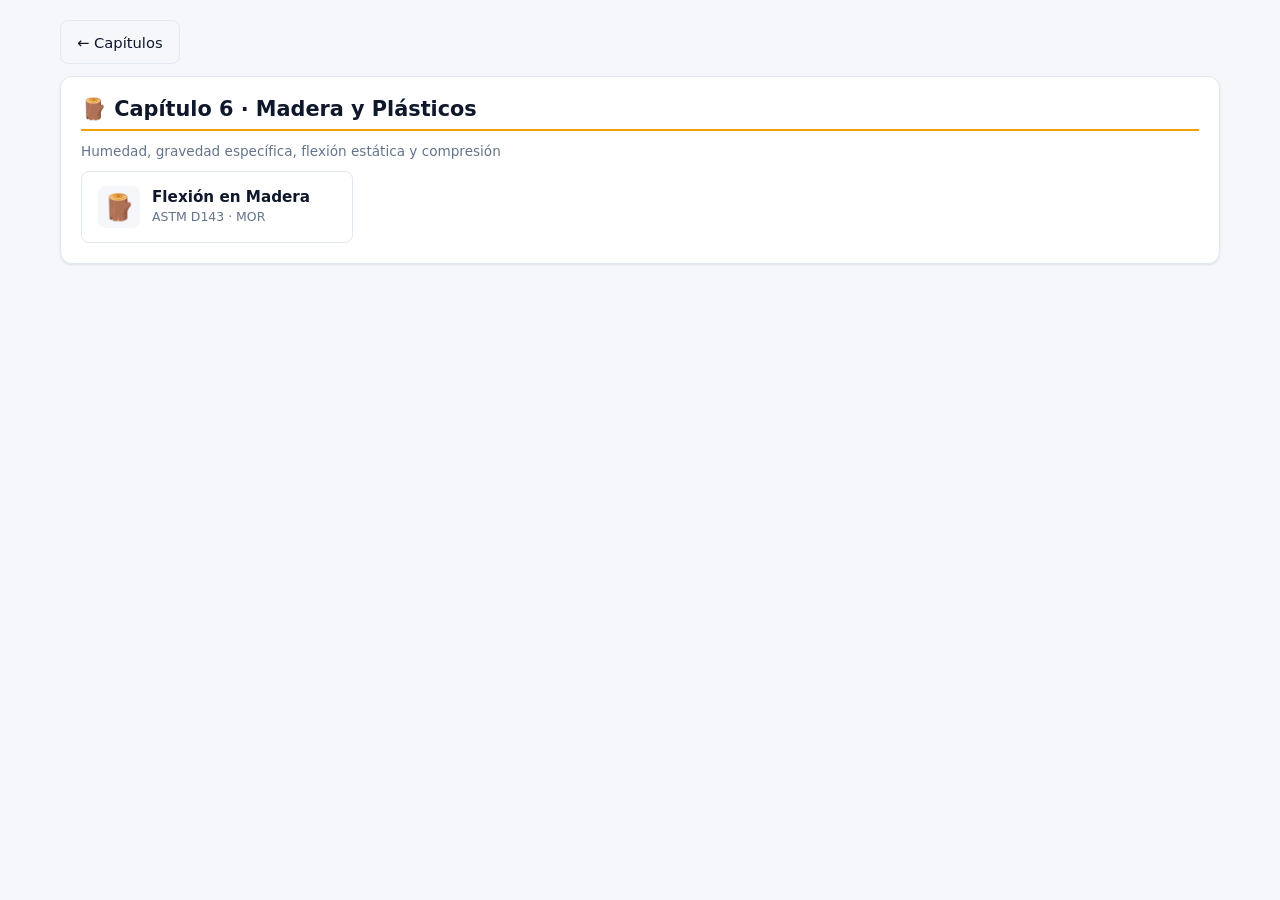
<file: android/app/src/main/assets/chapters/chapter6.html>
<!DOCTYPE html>
<html lang="es">
<head>
<meta charset="UTF-8">
<meta name="viewport" content="width=device-width, initial-scale=1.0, user-scalable=no, viewport-fit=cover">
<title>Capítulo 6 — Madera y Plásticos</title>
<link rel="stylesheet" href="../shared/style.css">
</head>
<body>
<main class="main-content">
  <a class="back-btn" href="../index.html">← Capítulos</a>
  <div class="card">
    <h2>🪵 Capítulo 6 · Madera y Plásticos</h2>
    <p class="fs-small mb-10">Humedad, gravedad específica, flexión estática y compresión</p>
    <div class="menu-grid">
      <button class="menu-card" onclick="showTool('mad_flexion')">
        <span class="mc-icon">🪵</span>
        <div class="mc-text"><span class="mc-title">Flexión en Madera</span><span class="mc-desc">ASTM D143 · MOR</span></div>
      </button>
    </div>
  </div>

  <div class="tool-view" data-tool="mad_flexion" data-fn="calcMadera">
    <button class="back-btn" onclick="showChapterMenu()">← Herramientas</button>
    <div class="card">
      <div class="tabs" id="m4_tabs_mad">
        <button class="tab-btn active" data-tab="m4_mad_p1">Prueba 1</button>
      </div>
      <div class="tab-content active" id="m4_mad_p1">
        <h3>Flexión en Madera (ASTM D143)</h3>
        <div class="form-group">
          <label for="m4_mad_P_1">Carga P:</label><input type="number" id="m4_mad_P_1" step="any">
          <label for="m4_mad_L_1">Luz L:</label><input type="number" id="m4_mad_L_1" step="any">
          <label for="m4_mad_b_1">Ancho b:</label><input type="number" id="m4_mad_b_1" step="any">
          <label for="m4_mad_h_1">Altura h:</label><input type="number" id="m4_mad_h_1" step="any">
        </div>
        <div class="result-box" id="m4_madera_result_1">MOR = 0 MPa</div>
        <div class="viz-container" id="viz_m4_mad_1"></div>
        <button class="success clear-btn" onclick="clearMad(1)">Limpiar Prueba 1</button>
      </div>
    </div>
  </div>
</main>
<div class="save-indicator" id="saveIndicator">Guardado ✓</div>
<script src="../shared/engine.js"></script>
<script>
  initTabs('m4_tabs_mad');
  document.addEventListener('input', e => {
    if (e.target.id && e.target.id.startsWith('m4_mad_')) {
      calcMadera('prueba1');
    }
  });
  function clearMad() {
    document.querySelectorAll('#m4_mad_p1 input').forEach(i => i.value = '');
    calcMadera('prueba1');
  }
</script>
</body>
</html>
</file>
<file: android/app/src/main/assets/shared/style.css>
:root {
  --primary:#1e3a5f; --primary-hover:#2a5075;
  --secondary:#2563eb; --secondary-hover:#1d4ed8;
  --accent:#f59e0b; --bg:#f5f7fa; --card:#ffffff;
  --text:#0f172a; --text-muted:#64748b;
  --border:#e2e8f0; --border-strong:#cbd5e1;
  --danger:#dc2626; --success:#16a34a;
  --radius:12px; --radius-sm:8px;
  --shadow-sm:0 1px 3px rgba(15,23,42,.06),0 1px 2px rgba(15,23,42,.04);
  --shadow-md:0 4px 12px rgba(15,23,42,.08);
  --input-height:46px; --tab-height:46px;
}
@media (prefers-color-scheme: dark) {
  :root {
    --primary:#0f1e33; --primary-hover:#1a3350;
    --secondary:#3b82f6; --secondary-hover:#60a5fa;
    --accent:#fbbf24; --bg:#0f1419; --card:#1a2129;
    --text:#e6edf5; --text-muted:#94a3b8;
    --border:#2d3744; --border-strong:#3e4b5a;
    --shadow-sm:0 1px 3px rgba(0,0,0,.4);
    --shadow-md:0 4px 12px rgba(0,0,0,.5);
  }
}
*{box-sizing:border-box;margin:0;padding:0}
html{-webkit-text-size-adjust:100%}
body{
  font-family:-apple-system,BlinkMacSystemFont,'Segoe UI',Roboto,system-ui,sans-serif;
  background:var(--bg);color:var(--text);min-height:100vh;
  -webkit-tap-highlight-color:transparent;-webkit-font-smoothing:antialiased;
  padding-bottom:calc(20px + env(safe-area-inset-bottom));
}
button,input,select,label{touch-action:manipulation;font-family:inherit}

/* ========== MAIN CONTENT ========== */
.main-content{padding:20px;padding-top:calc(20px + env(safe-area-inset-top));max-width:1200px;margin:0 auto}

/* ========== HOME — CHAPTERS GRID ========== */
.chapters-root{animation:fadeIn .25s ease}
@keyframes fadeIn{from{opacity:0;transform:translateY(6px)}to{opacity:1;transform:translateY(0)}}
.chapters-grid{display:grid;grid-template-columns:repeat(auto-fill,minmax(260px,1fr));gap:14px;margin-top:16px}
.chapter-card{
  display:flex;align-items:center;gap:16px;padding:20px 22px;min-height:96px;
  background:var(--card);border:1.5px solid var(--border);border-left:5px solid var(--secondary);
  border-radius:var(--radius);cursor:pointer;text-align:left;color:var(--text);
  text-decoration:none;transition:transform .08s,box-shadow .15s;
  box-shadow:var(--shadow-sm);
}
.chapter-card:hover{box-shadow:var(--shadow-md)}
.chapter-card:active{transform:scale(.98)}
.chapter-card .ch-number{font-size:.7rem;font-weight:700;color:var(--secondary);text-transform:uppercase;letter-spacing:.08em}
.chapter-card .ch-icon{font-size:2rem;flex-shrink:0;width:52px;height:52px;display:flex;align-items:center;justify-content:center;background:var(--bg);border-radius:var(--radius-sm)}
.chapter-card .ch-text{display:flex;flex-direction:column;gap:3px;min-width:0;flex:1}
.chapter-card .ch-title{font-weight:700;font-size:1.05rem;line-height:1.2}
.chapter-card .ch-desc{font-size:.82rem;color:var(--text-muted);line-height:1.3}
.chapter-card[data-chapter="cap1"]{border-left-color:#2563eb}
.chapter-card[data-chapter="cap1b"]{border-left-color:#0ea5e9}
.chapter-card[data-chapter="cap2"]{border-left-color:#7c3aed}
.chapter-card[data-chapter="cap3"]{border-left-color:#0891b2}
.chapter-card[data-chapter="cap4"]{border-left-color:#f59e0b}
.chapter-card[data-chapter="cap5"]{border-left-color:#64748b}
.chapter-card[data-chapter="cap6"]{border-left-color:#16a34a}

/* ========== CARDS ========== */
.card{background:var(--card);border-radius:var(--radius);box-shadow:var(--shadow-sm);padding:20px;margin-bottom:16px;border:1px solid var(--border)}
.card h2{font-size:1.3rem;margin-bottom:12px;font-weight:700;padding-bottom:8px;border-bottom:2px solid var(--accent)}
.card h3{font-size:1.02rem;margin:16px 0 8px;font-weight:600;display:flex;align-items:center;gap:6px}
.card h3::before{content:'';display:inline-block;width:4px;height:16px;background:var(--secondary);border-radius:2px}

/* ========== TOOLS MENU ========== */
.menu-grid{display:grid;grid-template-columns:repeat(auto-fill,minmax(220px,1fr));gap:10px;margin-top:12px}
.menu-card{
  display:flex;align-items:center;gap:12px;padding:14px 16px;min-height:64px;
  background:var(--card);border:1.5px solid var(--border);border-radius:var(--radius-sm);
  cursor:pointer;text-align:left;color:var(--text);text-decoration:none;
  transition:transform .08s,border-color .15s,box-shadow .15s;
}
.menu-card:hover{border-color:var(--secondary);box-shadow:var(--shadow-md)}
.menu-card:active{transform:scale(.98)}
.menu-card .mc-icon{font-size:1.6rem;flex-shrink:0;width:42px;height:42px;display:flex;align-items:center;justify-content:center;background:var(--bg);border-radius:var(--radius-sm)}
.menu-card .mc-text{display:flex;flex-direction:column;gap:2px;min-width:0;flex:1}
.menu-card .mc-title{font-weight:600;font-size:.95rem;line-height:1.25}
.menu-card .mc-desc{font-size:.78rem;color:var(--text-muted);line-height:1.3}

/* ========== BACK BUTTON ========== */
.back-btn{
  display:inline-flex;align-items:center;gap:6px;padding:10px 16px;min-height:44px;
  background:transparent;border:1.5px solid var(--border);border-radius:var(--radius-sm);
  color:var(--text);font-size:.92rem;font-weight:500;cursor:pointer;margin-bottom:12px;
  text-decoration:none;transition:transform .08s,border-color .15s;
}
.back-btn:hover{border-color:var(--secondary);background:var(--bg)}
.back-btn:active{transform:scale(.96)}

/* ========== TOOL VIEWS ========== */
.tool-view{display:none}
.tool-view.active{display:block;animation:fadeIn .22s ease}

/* ========== FORM ========== */
.form-group{display:flex;flex-wrap:wrap;align-items:center;gap:8px 10px;margin-bottom:12px}
.form-group label{font-weight:500;font-size:.9rem;color:var(--text-muted);cursor:pointer;white-space:nowrap}
.form-group input,.form-group select{
  height:var(--input-height);padding:8px 12px;border:1.5px solid var(--border);
  border-radius:var(--radius-sm);font-size:1rem;width:140px;
  background:var(--card);color:var(--text);transition:border-color .15s;
}
.form-group input:focus,.form-group select:focus{outline:none;border-color:var(--secondary)}
.form-group button{
  height:var(--input-height);padding:0 18px;border:none;border-radius:var(--radius-sm);
  font-size:.95rem;font-weight:500;background:var(--secondary);color:#fff;
  cursor:pointer;min-width:100px;
}
.form-group button.danger{background:var(--danger)}
.form-group button.success{background:var(--success)}
.unit-select{width:92px !important}

/* ========== RESULT BOX ========== */
.result-box{background:var(--bg);border-left:4px solid var(--secondary);padding:12px 16px;margin:10px 0 12px;border-radius:var(--radius-sm);font-weight:500;font-size:.95rem;line-height:1.5;word-break:break-word}
.note{background:rgba(245,158,11,.08);border-left:4px solid var(--accent);padding:10px 14px;margin:8px 0;font-size:.85rem;color:var(--text-muted);border-radius:var(--radius-sm)}
.fs-small{font-size:.85rem;color:var(--text-muted)}
.mb-10{margin-bottom:10px}
.hidden{display:none}

/* ========== TABS ========== */
.tabs{display:flex;gap:6px;margin-bottom:14px;flex-wrap:wrap}
.tab-btn{padding:9px 16px;border:1.5px solid var(--border);background:var(--card);border-radius:var(--radius-sm);cursor:pointer;font-weight:500;font-size:.88rem;min-height:var(--tab-height);color:var(--text-muted);transition:all .15s}
.tab-btn.active{background:var(--secondary);color:#fff;border-color:var(--secondary)}
.tab-content{display:none}
.tab-content.active{display:block}

/* ========== TABLES ========== */
.table-responsive{overflow-x:auto;-webkit-overflow-scrolling:touch;margin:10px 0;border-radius:var(--radius-sm);border:1px solid var(--border)}
table{width:100%;border-collapse:collapse;min-width:600px;font-size:.88rem}
th,td{padding:9px 8px;border-bottom:1px solid var(--border);text-align:center}
th{background:var(--bg);font-weight:600;font-size:.78rem;text-transform:uppercase;letter-spacing:.02em;position:sticky;top:0;z-index:2}
.table-responsive table th:first-child,.table-responsive table td:first-child{position:sticky;left:0;background:var(--card);z-index:1;font-weight:600;border-right:1px solid var(--border)}
.table-responsive table th:first-child{background:var(--bg);z-index:3}
input[type="number"]{height:42px;min-width:66px;width:86px;text-align:center;border:1.5px solid var(--border);border-radius:var(--radius-sm);background:var(--card);color:var(--text);font-size:.92rem}
input[type="number"]:focus{outline:none;border-color:var(--secondary)}

/* ========== RESULT GRID ========== */
.gran-results{display:grid;grid-template-columns:repeat(auto-fit,minmax(170px,1fr));gap:10px;margin:10px 0 12px}
.gran-results-item{background:var(--bg);padding:10px 14px;border-radius:var(--radius-sm);border-left:3px solid var(--accent);display:flex;flex-direction:column;gap:3px}
.gran-results-item span{color:var(--text-muted);font-size:.72rem;text-transform:uppercase;letter-spacing:.04em;font-weight:500}
.gran-results-item strong{font-size:1rem;font-weight:600}

/* ========== TOAST ========== */
.save-indicator{
  position:fixed;bottom:calc(20px + env(safe-area-inset-bottom));right:16px;
  background:var(--success);color:#fff;padding:10px 18px;border-radius:24px;
  font-size:.85rem;font-weight:500;opacity:0;transform:translateY(8px);
  transition:opacity .25s,transform .25s;pointer-events:none;z-index:300;
  box-shadow:var(--shadow-md);max-width:calc(100vw - 32px);text-align:center;line-height:1.35;
}
.save-indicator.show{opacity:1;transform:translateY(0)}
.save-indicator.error{background:var(--danger)}

/* ========== VISUALIZATIONS ========== */
.viz-container{margin:12px 0;padding:10px;background:var(--bg);border-radius:var(--radius-sm);border:1px solid var(--border);min-height:60px}
.viz-container svg{display:block}
.viz-empty{text-align:center;color:var(--text-muted);font-size:.85rem;padding:32px 10px}
.esf-viz{padding:8px 4px}
.esf-row{display:flex;align-items:center;gap:10px;margin:8px 0}
.esf-lbl{min-width:120px;font-size:.82rem;color:var(--text-muted)}
.esf-track{flex:1;height:26px;background:var(--card);border-radius:4px;position:relative;overflow:hidden;border:1px solid var(--border)}
.esf-bar{height:100%;border-radius:4px;transition:width .4s ease}
.esf-bar-orig{width:60%;background:repeating-linear-gradient(45deg,var(--border) 0 6px,transparent 6px 12px);border-right:1.5px dashed var(--border-strong)}
.esf-bar-def{width:60%;background:linear-gradient(90deg,var(--secondary),var(--accent))}
.esf-info{text-align:center;font-size:.95rem;margin-top:10px}
.esf-eps{color:var(--secondary);font-family:ui-monospace,monospace}
.tor-viz{padding:6px 0}
.tor-circle{width:130px;height:130px;border-radius:50%;border:2px solid var(--border-strong);background:var(--card);position:relative;margin:12px auto}
.tor-needle{position:absolute;width:3px;height:50%;background:var(--secondary);top:0;left:calc(50% - 1.5px);transform-origin:bottom center;transition:transform .55s cubic-bezier(.22,.61,.36,1);border-radius:2px}
.tor-needle::before{content:'';position:absolute;bottom:-5px;left:50%;width:10px;height:10px;background:var(--secondary);border-radius:50%;transform:translateX(-50%)}
.tor-info{text-align:center;font-size:.9rem;color:var(--text-muted);margin-top:6px}
.tor-theta{color:var(--secondary);font-family:ui-monospace,monospace}
.tor-deg{color:var(--accent);font-weight:600}

/* ========== GLOBAL ACTIONS ========== */
.global-actions{display:flex;gap:8px;flex-wrap:wrap;margin-top:20px}
.global-actions button{flex:1;min-width:120px;background:var(--secondary);color:#fff;border:none;padding:12px;border-radius:var(--radius-sm);font-size:.9rem;cursor:pointer;min-height:44px;font-weight:500}
.global-actions button:hover{background:var(--secondary-hover)}

/* ========== RESPONSIVE ========== */
@media (max-width:480px){
  .card{padding:16px}
  .card h2{font-size:1.15rem}
  .form-group{flex-direction:column;align-items:stretch;gap:6px}
  .form-group label{font-size:.88rem}
  .form-group input,.form-group select,.form-group button{width:100%}
  .unit-select{width:100% !important}
  .tab-btn{padding:9px 14px;font-size:.85rem;flex:1;min-width:0}
  .chapters-grid,.menu-grid{grid-template-columns:1fr}
}
</file>
